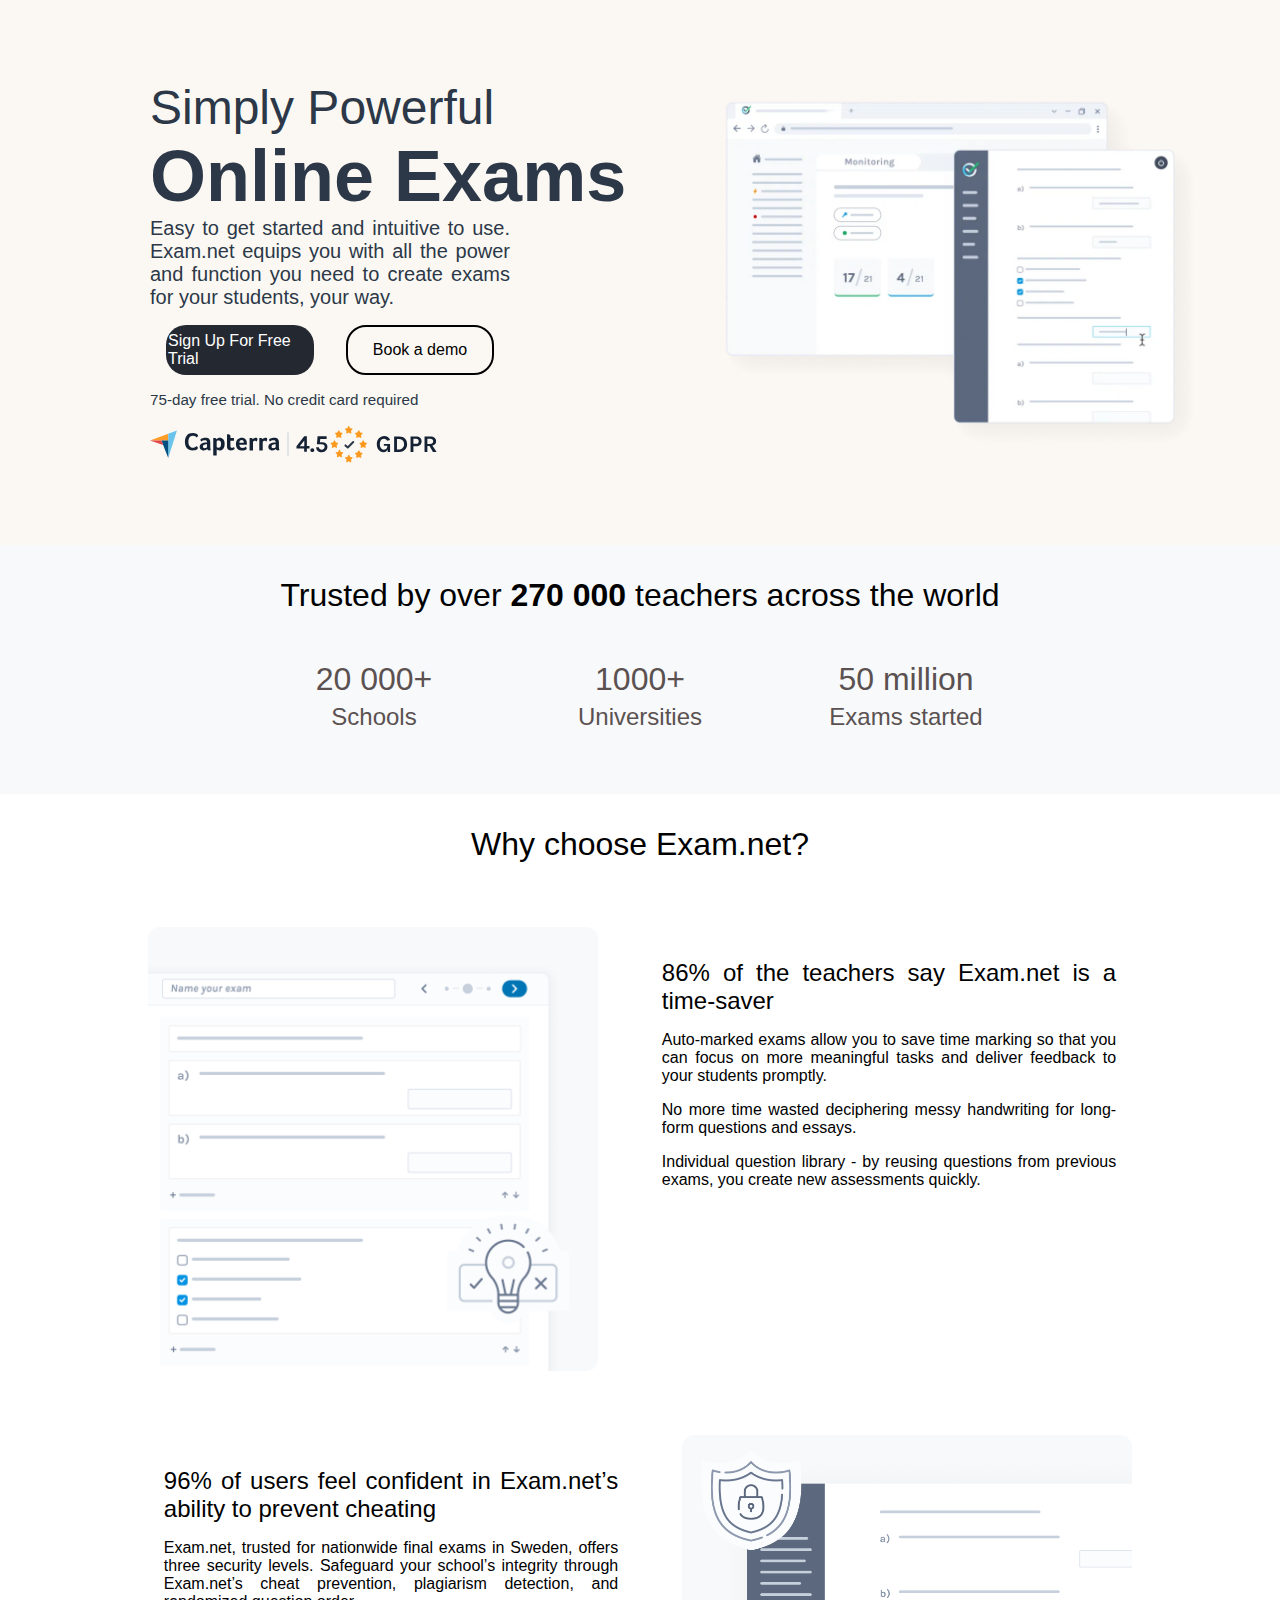
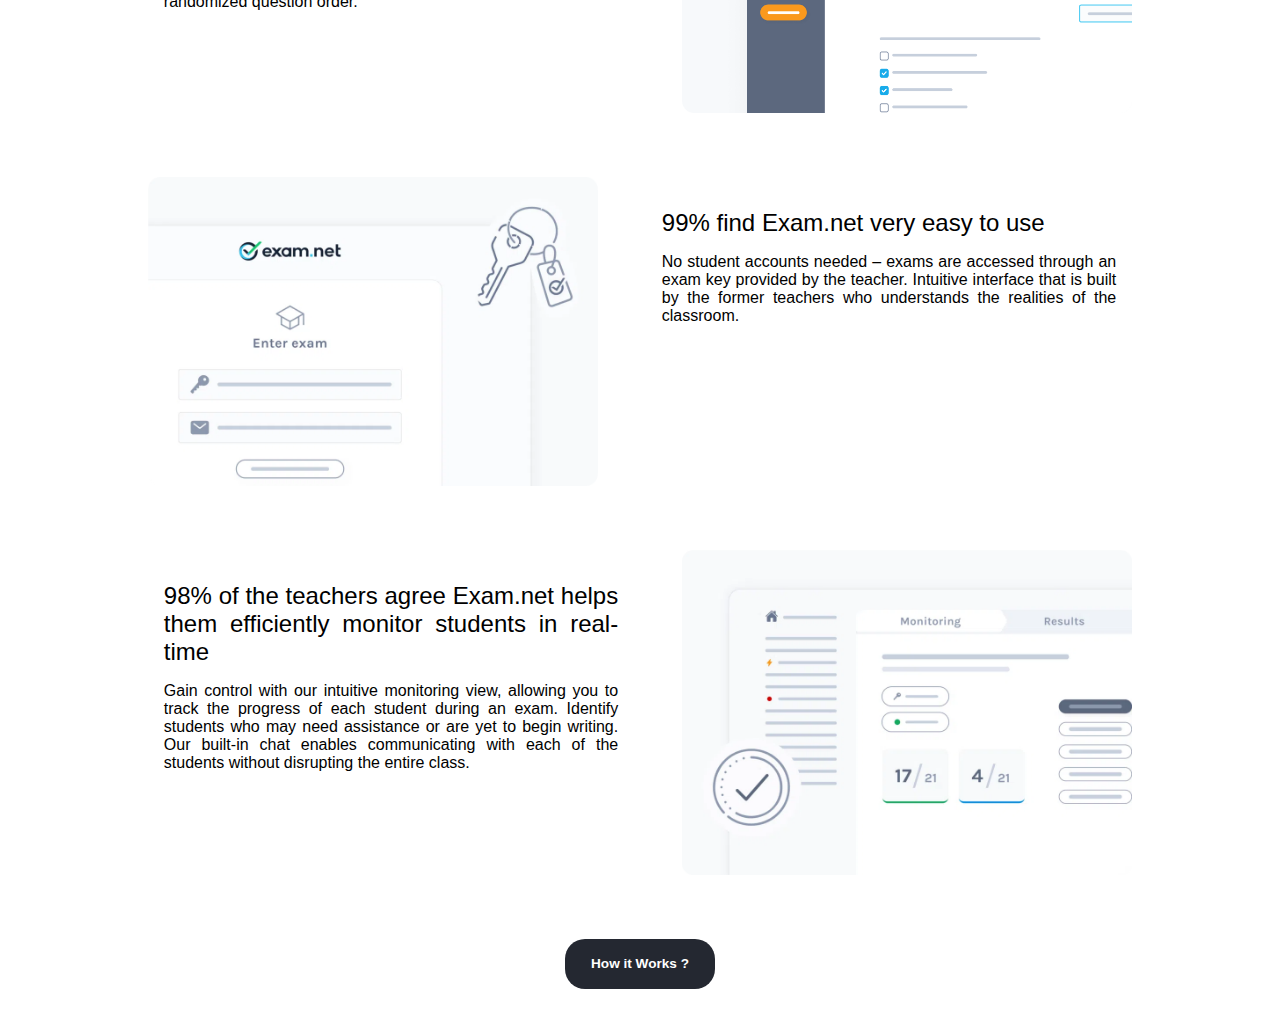
<file: index.html>
<!DOCTYPE html>
<html lang="en">

<head>
    <meta charset="UTF-8">
    <meta name="viewport" content="width=device-width, initial-scale=1.0">
    <link rel="stylesheet" href="css/index.css">
    <title>Home | Exams.net</title>
</head>

<body>
    <nav></nav>
    <main>
        <!-- cta section -->
        <section id="cta">
            <div id="cta-text-conatiner">
                <p id="cta-sub-heading">Simply Powerful</p>
                <p id="cta-heading">Online Exams</p>
                <p id="cta-para">Easy to get started and intuitive to use. Exam.net equips you with all the power and
                    function you
                    need to create exams for your students, your way.</p>
                <div id="cta-buttons">
                    <a href="" id="cta-signup">Sign Up For Free Trial</a>
                    <a href="" id="cta-book-demo">Book a demo</a>
                </div>
                <p id="cta-mini-text">75-day free trial. No credit card required</p>
                <div id="cta-images">
                    <img src="images/capterra-4-5.svg" alt="">
                    <img src="images/gdpr-badge.svg" alt="">
                </div>
            </div>
            <img src="images/feature1.webp" alt="" id="cta-image">
        </section>
        <!-- stat section -->
        <section id="stats">
            <p id="stat-head">Trusted by over <strong>270 000</strong> teachers across the world</p>
            <div id="stat-conatiner">
                <p class="stat-data">20 000+<br><span>Schools</span></p>
                <p class="stat-data">1000+<br><span>Universities</span></p>
                <p class="stat-data">50 million<br><span>Exams started</span></p>
            </div>
        </section>
        <!-- why choose us section -->
        <section id="why-choose-us">
            <div class="wcu-row">
                <p id="wcu-heading">Why choose Exam.net?</p>
            </div>
            <div class="wcu-row">
                <img src="images/wcu1.png" alt="" class="wcu-image">
                <div class="wcu-texts">
                    <p class="wcu-texts-head"><strong>86%</strong> of the teachers say Exam.net is a
                        <strong>time-saver</strong>
                    </p>
                    <p>
                        Auto-marked exams allow you to save time marking so that you can focus on more meaningful tasks
                        and deliver feedback to your students promptly.</p>
                    <p>No more time wasted deciphering messy handwriting for long-form questions and essays.</p>
                    <p>Individual question library - by reusing questions from previous exams, you create new
                        assessments quickly.</p>
                </div>
            </div>
            <div class="wcu-row">
                <img src="images/wcu2.png" alt="" class="wcu-image">
                <div class="wcu-texts">
                    <p class="wcu-texts-head"><strong>96%</strong> of users feel confident in Exam.net’s ability to
                        <strong>prevent cheating</strong>
                    </p>
                    <p>Exam.net, trusted for nationwide final exams in Sweden, offers three security levels. Safeguard
                        your school’s integrity through Exam.net’s cheat prevention, plagiarism detection, and
                        randomized question order.</p>
                </div>
            </div>
            <div class="wcu-row">
                <img src="images/wcu3.webp" alt="" class="wcu-image">
                <div class="wcu-texts">
                    <p class="wcu-texts-head"><strong>99%</strong> find Exam.net very <strong>easy to use</strong>
                    </p>
                    <p>No student accounts needed – exams are accessed through an exam key provided by the teacher.
                        Intuitive interface that is built by the former teachers who understands the realities of the
                        classroom.</p>
                </div>
            </div>
            <div class="wcu-row">
                <img src="images/wcu4.webp" alt="" class="wcu-image">
                <div class="wcu-texts">
                    <p class="wcu-texts-head"><strong>98%</strong>  of the teachers agree Exam.net helps them efficiently <strong>monitor students in real-time</strong>
                    </p>
                    <p>Gain control with our intuitive monitoring view, allowing you to track the progress of each
                        student during an exam. Identify students who may need assistance or are yet to begin writing.
                        Our built-in chat enables communicating with each of the students without disrupting the entire
                        class.</p>
                </div>

            </div>
            <div class="wcu-row">
                <a href="#" id="wcu-btn">How it Works ?</a>
            </div>
        </section>
        
    </main>

</body>

</html>
</file>
<file: css/index.css>
* {
    padding: 0;
    margin: 0;
    box-sizing: border-box;
    font-family: sans-serif;

}

#cta {
    /* height: 100vh; */
    max-width: 100vw;
    background-color: #fbf8f3;
    color: #2c3848;
    display: flex;
    align-items: center;
    justify-content: center;
    /* gap: 1rem; */
}

#cta-text-conatiner {
    /* background-color: rebeccapurple; */
    width: 50%;
    height: max-content;
    padding: 5rem;
    display: flex;
    flex-direction: column;
    align-items: start;
    justify-content: center;

}

#cta-sub-heading {
    font-size: 3rem;

}

#cta-heading {
    font-size: 4.5rem;
    font-weight: 600;

}

#cta-para {
    font-size: 1.25rem;
    font-weight: 200;
    text-align: justify;
    width: 75%;

}

#cta-buttons {
    /* background-color: rebeccapurple; */
    width: 75%;
    display: flex;
    justify-content: center;
    align-items: center;
    gap: 2rem;
    padding: 1rem;

}

#cta-signup,
#cta-book-demo {
    display: block;
    width: 200px;
    height: 50px;
    display: flex;
    justify-content: center;
    align-items: center;
    color: #fff;
    text-decoration: none;
    border: 2px solid transparent;
    border-radius: 20px;
    background-color: #242831;

}

#cta-book-demo {
    background-color: transparent;
    color: black;
    border: 2px solid black;
}

#cta-mini-text {
    font-size: 0.95rem;
    font-weight: 100;
}

#cta-images {
    /* background-color: #242831; */
    width: 75%;
    height: max-content;
    display: flex;
    justify-content: start;
    margin-top: 1rem;
}

#cta-image {
    max-width: 500px;
}

@media only screen and (max-width: 600px) {


    #cta {
        flex-direction: column-reverse;
        justify-content: center;
        align-items: center;
        max-width: 100vw;
        overflow: hidden;

    }

    #cta-text-conatiner {
        width: 100%;
        /* background-color: #242831; */
    }

    #cta-sub-heading {
        font-size: 2rem;
        width: 100%;

    }

    #cta-heading {
        font-size: 3.5rem;
        width: 100%;
    }

    #cta-para {
        font-size: 1rem;
        margin-top: 0.5rem;
        width: 100%;
    }

    #cta-buttons {
        width: 100%;
        flex-direction: column;
        align-items: start;
        justify-content: center;
        gap: 1rem;
    }

    #cta-image {
        max-width: 300px;
    }
}

/* cta section ends  */
/* Stat section starts  */
#stats {
    background-color:#f7f9fb;
    /* height: 100px; */
    width: 100%;
    max-width: 100vw;
    overflow: hidden;
    display: flex;
    flex-direction: column;
    align-items: center;
    justify-content: center;
    padding: 2rem;


}
#stat-head{
    font-size: 2rem;
}

#stat-conatiner {
    width: 100%;
    padding: 1rem;
    display: flex;
    justify-content: center;
    gap: 1rem;
}

.stat-data {
    margin-top: 1rem;
    height: 100px;
    width: 250px;
    /* background-color: #fff; */
    color: #5b5151;
    display: flex;
    flex-direction: column;
    justify-content: center;
    align-items: center;
    gap: 0.35rem;
    font-size: 2rem;
}
.stat-data span{
    font-size: 1.5rem;
    
}
@media only screen and (max-width: 600px){
    #stats{
        font-size: 1rem;
    }
    #stat-conatiner{
        flex-direction: column;
        align-items: center;
        justify-content: center;
    }
}
/* Stat section ends */
/* why choose us section starts  */
#why-choose-us{
    width: 100%;
    max-width: 100vw;
    /* background-color: #8473f3; */
    display: flex;
    flex-direction: column;
    justify-content: center;
    align-items: center;
}
.wcu-row{
    width: 100%;
    max-width: 100vw;
    display: flex;
    justify-content: center;
    /* align-items: center; */
    padding: 2rem;
    /* background-color: rebeccapurple; */
    gap: 3rem;
}
.wcu-row:nth-child(odd){
    flex-direction: row-reverse;
}
#wcu-heading{
    font-size: 2rem;
}
.wcu-image{
    max-width: 450px;
}
.wcu-texts-head{
    font-size: 1.5rem;
}
.wcu-texts{
    padding: 1rem;
    font-size: 1rem;
    font-weight: 200;
    width: 40%;
}
.wcu-texts p{
    margin-top: 1rem;
    text-align: justify;
}
#wcu-btn{
    display: flex;
    width: 150px;
    height: 50px;
    padding: 1rem;
    background-color: #242831;
    color: #fff;
    text-decoration: none;
    display: flex;
    justify-content: center;
    align-items: center;
    font-size: 0.85rem;
    font-weight: 700;
    border: 2px solid transparent;
    border-radius:20px ;
}
@media only screen and (max-width: 600px){
    .wcu-row{
        flex-direction: column;
    }
    .wcu-row:nth-child(odd){
        flex-direction: column;
        justify-content: center;
        align-items: center;
    }
    .wcu-texts{
        width: 100%;
    }
    .wcu-image{
        max-width: 300px;
    }
    #wcu-btn{
        margin: auto;
    }
}
</file>
